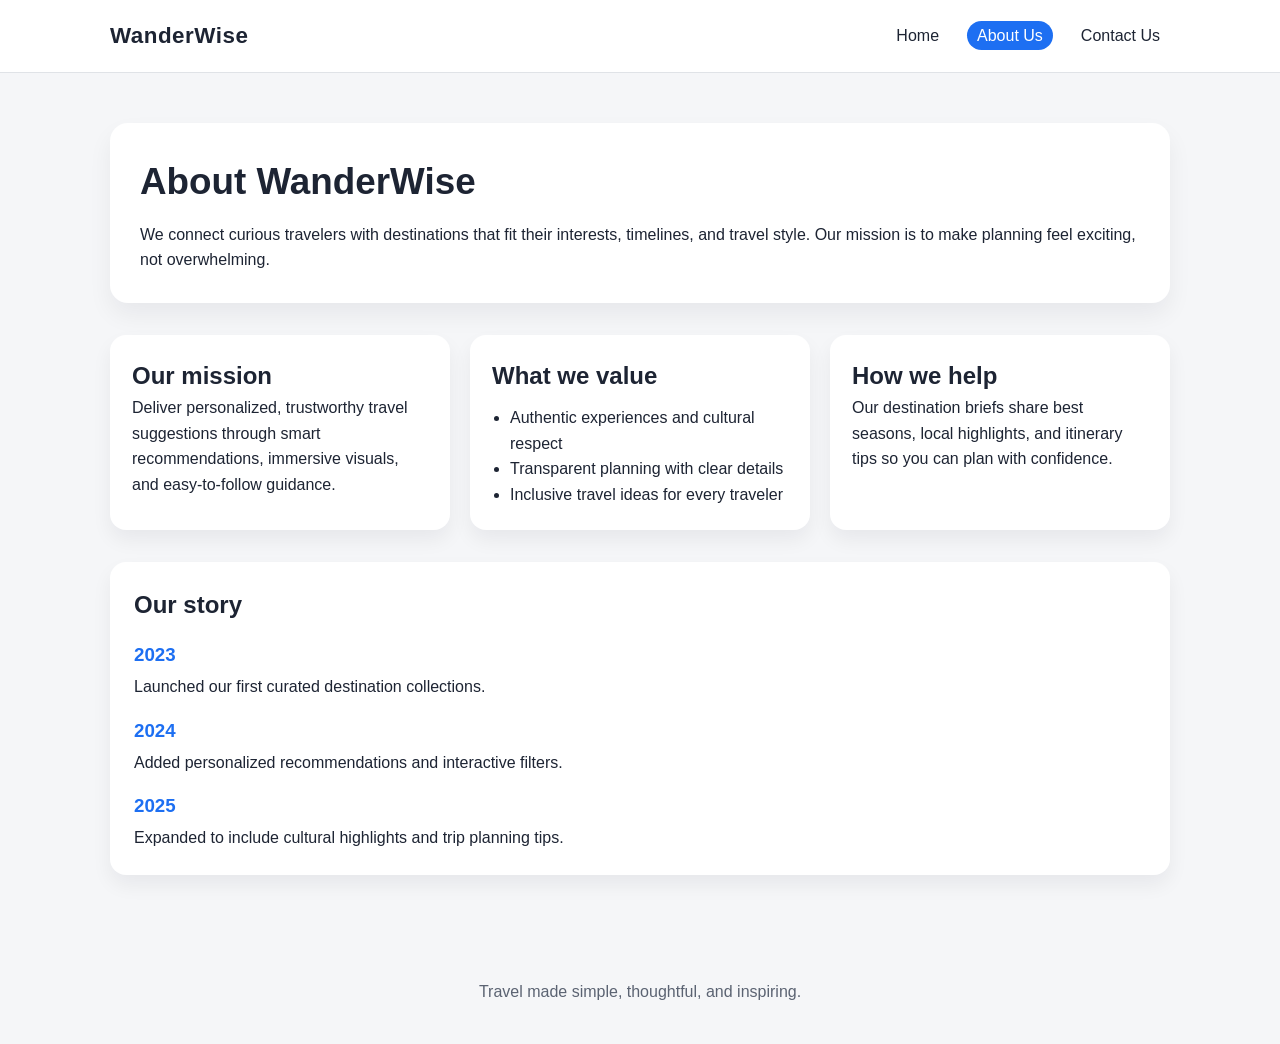
<file: about.html>
<!doctype html>
<html lang="en">
  <head>
    <meta charset="UTF-8" />
    <meta name="viewport" content="width=device-width, initial-scale=1.0" />
    <title>WanderWise | About Us</title>
    <link rel="stylesheet" href="styles.css" />
  </head>
  <body>
    <header class="site-header">
      <nav class="nav-bar">
        <a class="logo" href="index.html">WanderWise</a>
        <ul class="nav-links">
          <li><a href="index.html">Home</a></li>
          <li><a class="active" href="about.html">About Us</a></li>
          <li><a href="contact.html">Contact Us</a></li>
        </ul>
      </nav>
    </header>

    <main class="page">
      <section class="page-hero">
        <h1>About WanderWise</h1>
        <p>
          We connect curious travelers with destinations that fit their
          interests, timelines, and travel style. Our mission is to make
          planning feel exciting, not overwhelming.
        </p>
      </section>

      <section class="about-grid">
        <article class="about-card">
          <h2>Our mission</h2>
          <p>
            Deliver personalized, trustworthy travel suggestions through smart
            recommendations, immersive visuals, and easy-to-follow guidance.
          </p>
        </article>
        <article class="about-card">
          <h2>What we value</h2>
          <ul>
            <li>Authentic experiences and cultural respect</li>
            <li>Transparent planning with clear details</li>
            <li>Inclusive travel ideas for every traveler</li>
          </ul>
        </article>
        <article class="about-card">
          <h2>How we help</h2>
          <p>
            Our destination briefs share best seasons, local highlights, and
            itinerary tips so you can plan with confidence.
          </p>
        </article>
      </section>

      <section class="timeline">
        <h2>Our story</h2>
        <div class="timeline-items">
          <div class="timeline-item">
            <h3>2023</h3>
            <p>Launched our first curated destination collections.</p>
          </div>
          <div class="timeline-item">
            <h3>2024</h3>
            <p>Added personalized recommendations and interactive filters.</p>
          </div>
          <div class="timeline-item">
            <h3>2025</h3>
            <p>Expanded to include cultural highlights and trip planning tips.</p>
          </div>
        </div>
      </section>
    </main>

    <footer class="site-footer">
      <p>Travel made simple, thoughtful, and inspiring.</p>
    </footer>

    <script src="script.js"></script>
  </body>
</html>
</file>
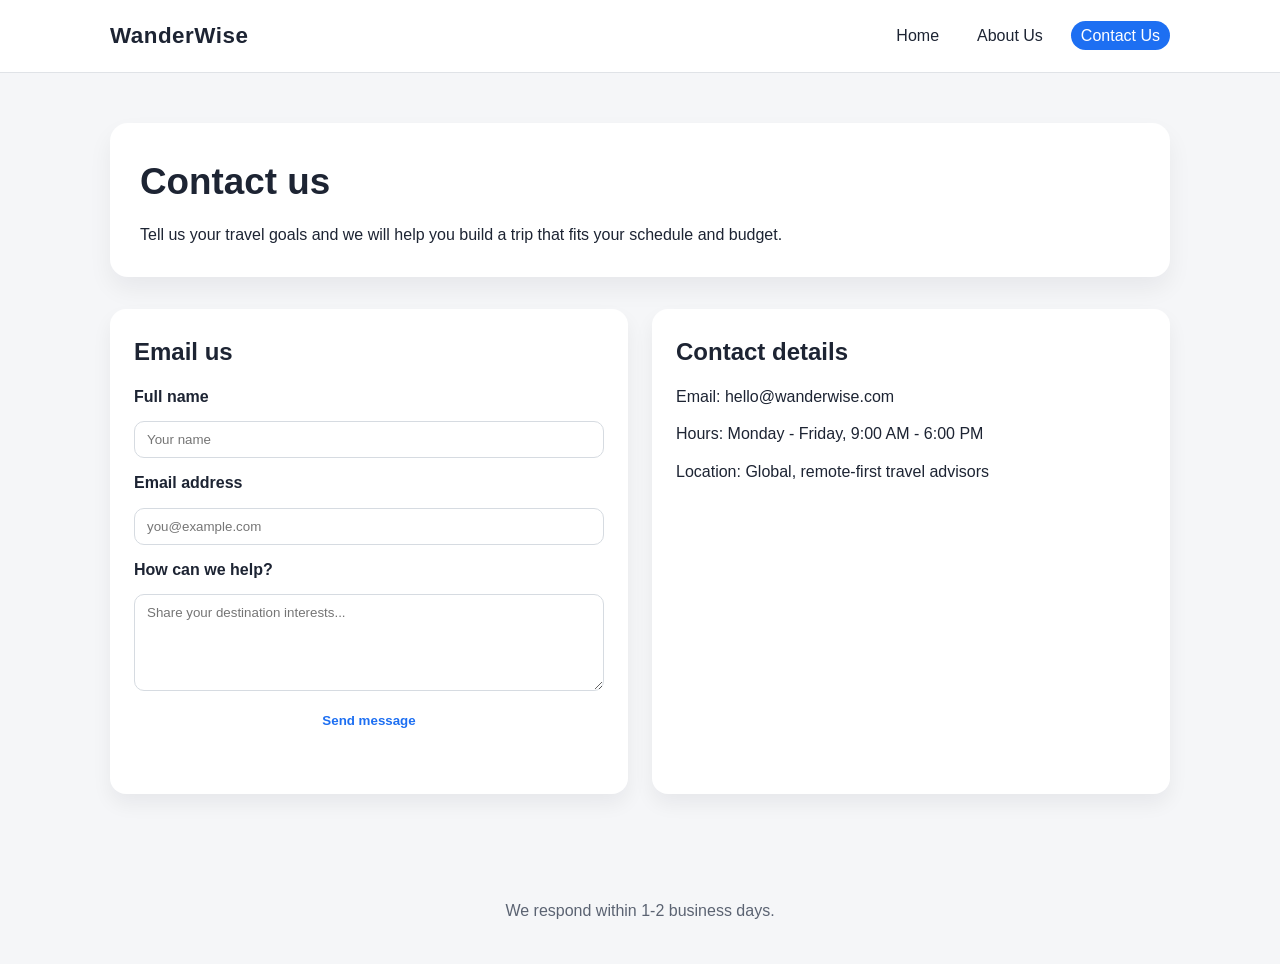
<file: contact.html>
<!doctype html>
<html lang="en">
  <head>
    <meta charset="UTF-8" />
    <meta name="viewport" content="width=device-width, initial-scale=1.0" />
    <title>WanderWise | Contact Us</title>
    <link rel="stylesheet" href="styles.css" />
  </head>
  <body>
    <header class="site-header">
      <nav class="nav-bar">
        <a class="logo" href="index.html">WanderWise</a>
        <ul class="nav-links">
          <li><a href="index.html">Home</a></li>
          <li><a href="about.html">About Us</a></li>
          <li><a class="active" href="contact.html">Contact Us</a></li>
        </ul>
      </nav>
    </header>

    <main class="page">
      <section class="page-hero">
        <h1>Contact us</h1>
        <p>
          Tell us your travel goals and we will help you build a trip that fits
          your schedule and budget.
        </p>
      </section>

      <section class="contact-layout">
        <form class="contact-form" id="contact-form">
          <h2>Email us</h2>
          <label for="name">Full name</label>
          <input id="name" name="name" type="text" placeholder="Your name" required />

          <label for="email">Email address</label>
          <input
            id="email"
            name="email"
            type="email"
            placeholder="you@example.com"
            required
          />

          <label for="message">How can we help?</label>
          <textarea
            id="message"
            name="message"
            rows="5"
            placeholder="Share your destination interests..."
            required
          ></textarea>

          <button class="primary-button" type="submit">Send message</button>
          <p class="form-status" id="form-status" aria-live="polite"></p>
        </form>

        <aside class="contact-details">
          <h2>Contact details</h2>
          <p>Email: hello@wanderwise.com</p>
          <p>Hours: Monday - Friday, 9:00 AM - 6:00 PM</p>
          <p>Location: Global, remote-first travel advisors</p>
        </aside>
      </section>
    </main>

    <footer class="site-footer">
      <p>We respond within 1-2 business days.</p>
    </footer>

    <script src="script.js"></script>
  </body>
</html>
</file>
<file: styles.css>
* {
  box-sizing: border-box;
  margin: 0;
  padding: 0;
}

body {
  font-family: "Segoe UI", Tahoma, Geneva, Verdana, sans-serif;
  color: #1d2433;
  background: #f5f6f8;
  line-height: 1.6;
}

img {
  width: 100%;
  display: block;
  border-radius: 12px;
  object-fit: cover;
}

a {
  text-decoration: none;
  color: inherit;
}

ul {
  list-style: none;
}

.site-header {
  background: #ffffff;
  border-bottom: 1px solid #e0e3e7;
  position: sticky;
  top: 0;
  z-index: 10;
}

.nav-bar {
  max-width: 1100px;
  margin: 0 auto;
  padding: 18px 20px;
  display: flex;
  align-items: center;
  justify-content: space-between;
}

.logo {
  font-size: 1.4rem;
  font-weight: 700;
  letter-spacing: 0.5px;
}

.nav-links {
  display: flex;
  gap: 18px;
}

.nav-links a {
  font-weight: 500;
  padding: 6px 10px;
  border-radius: 999px;
  transition: background 0.2s ease, color 0.2s ease;
}

.nav-links a:hover,
.nav-links a.active {
  background: #1d6ff2;
  color: #ffffff;
}

.hero {
  background: linear-gradient(120deg, #1d6ff2, #6cc5f0);
  color: #ffffff;
  padding: 70px 20px;
}

.hero-content {
  max-width: 960px;
  margin: 0 auto;
}

.hero h1 {
  font-size: 2.6rem;
  margin-bottom: 12px;
}

.hero p {
  max-width: 640px;
  margin-bottom: 24px;
}

.hero-actions {
  display: flex;
  gap: 12px;
  flex-wrap: wrap;
}

.primary-button,
.ghost-button,
.filter-button {
  border: none;
  padding: 10px 20px;
  border-radius: 999px;
  cursor: pointer;
  font-weight: 600;
  transition: transform 0.2s ease, box-shadow 0.2s ease;
}

.primary-button {
  background: #ffffff;
  color: #1d6ff2;
}

.ghost-button {
  background: transparent;
  color: #ffffff;
  border: 1px solid rgba(255, 255, 255, 0.6);
}

.filter-button {
  background: #ffffff;
  color: #1d2433;
  border: 1px solid #e0e3e7;
}

.filter-button.active {
  background: #1d6ff2;
  color: #ffffff;
  border-color: transparent;
}

.primary-button:hover,
.ghost-button:hover,
.filter-button:hover {
  transform: translateY(-2px);
  box-shadow: 0 8px 16px rgba(0, 0, 0, 0.12);
}

.recommendations {
  max-width: 1100px;
  margin: 0 auto;
  padding: 60px 20px 80px;
}

.section-heading {
  margin-bottom: 24px;
}

.section-heading h2 {
  font-size: 2rem;
  margin-bottom: 8px;
}

.filter-buttons {
  display: flex;
  gap: 12px;
  flex-wrap: wrap;
  margin-bottom: 28px;
}

.recommendation-section {
  margin-bottom: 36px;
}

.recommendation-section h3 {
  margin-bottom: 16px;
  font-size: 1.4rem;
}

.card-grid {
  display: grid;
  gap: 20px;
  grid-template-columns: repeat(auto-fit, minmax(240px, 1fr));
}

.card {
  background: #ffffff;
  border-radius: 16px;
  padding: 14px;
  box-shadow: 0 10px 24px rgba(15, 23, 42, 0.08);
  display: flex;
  flex-direction: column;
  gap: 14px;
}

.card-body h4 {
  margin-bottom: 6px;
  font-size: 1.1rem;
}

.tag {
  display: inline-block;
  margin-top: 10px;
  background: #eef4ff;
  color: #1d6ff2;
  padding: 4px 12px;
  border-radius: 999px;
  font-size: 0.85rem;
}

.page {
  max-width: 1100px;
  margin: 0 auto;
  padding: 50px 20px 80px;
}

.page-hero {
  background: #ffffff;
  padding: 30px;
  border-radius: 18px;
  box-shadow: 0 12px 24px rgba(15, 23, 42, 0.06);
  margin-bottom: 32px;
}

.page-hero h1 {
  font-size: 2.3rem;
  margin-bottom: 10px;
}

.about-grid {
  display: grid;
  gap: 20px;
  grid-template-columns: repeat(auto-fit, minmax(220px, 1fr));
  margin-bottom: 32px;
}

.about-card {
  background: #ffffff;
  padding: 22px;
  border-radius: 16px;
  box-shadow: 0 10px 20px rgba(15, 23, 42, 0.06);
}

.about-card ul {
  margin-top: 10px;
  padding-left: 18px;
  list-style: disc;
}

.timeline {
  background: #ffffff;
  padding: 24px;
  border-radius: 16px;
  box-shadow: 0 10px 20px rgba(15, 23, 42, 0.06);
}

.timeline-items {
  display: grid;
  gap: 16px;
  margin-top: 16px;
}

.timeline-item h3 {
  color: #1d6ff2;
  margin-bottom: 4px;
}

.contact-layout {
  display: grid;
  gap: 24px;
  grid-template-columns: repeat(auto-fit, minmax(260px, 1fr));
}

.contact-form {
  background: #ffffff;
  padding: 24px;
  border-radius: 16px;
  box-shadow: 0 10px 20px rgba(15, 23, 42, 0.06);
  display: flex;
  flex-direction: column;
  gap: 12px;
}

.contact-form label {
  font-weight: 600;
}

.contact-form input,
.contact-form textarea {
  border: 1px solid #d6dbe1;
  border-radius: 10px;
  padding: 10px 12px;
  font-family: inherit;
}

.form-status {
  font-weight: 600;
  color: #1d6ff2;
  min-height: 20px;
}

.contact-details {
  background: #ffffff;
  padding: 24px;
  border-radius: 16px;
  box-shadow: 0 10px 20px rgba(15, 23, 42, 0.06);
  display: flex;
  flex-direction: column;
  gap: 12px;
}

.site-footer {
  text-align: center;
  padding: 24px 20px 40px;
  color: #5b6372;
}

.hidden {
  display: none;
}

@media (max-width: 700px) {
  .hero h1 {
    font-size: 2.1rem;
  }

  .nav-bar {
    flex-direction: column;
    gap: 12px;
  }
}
</file>
